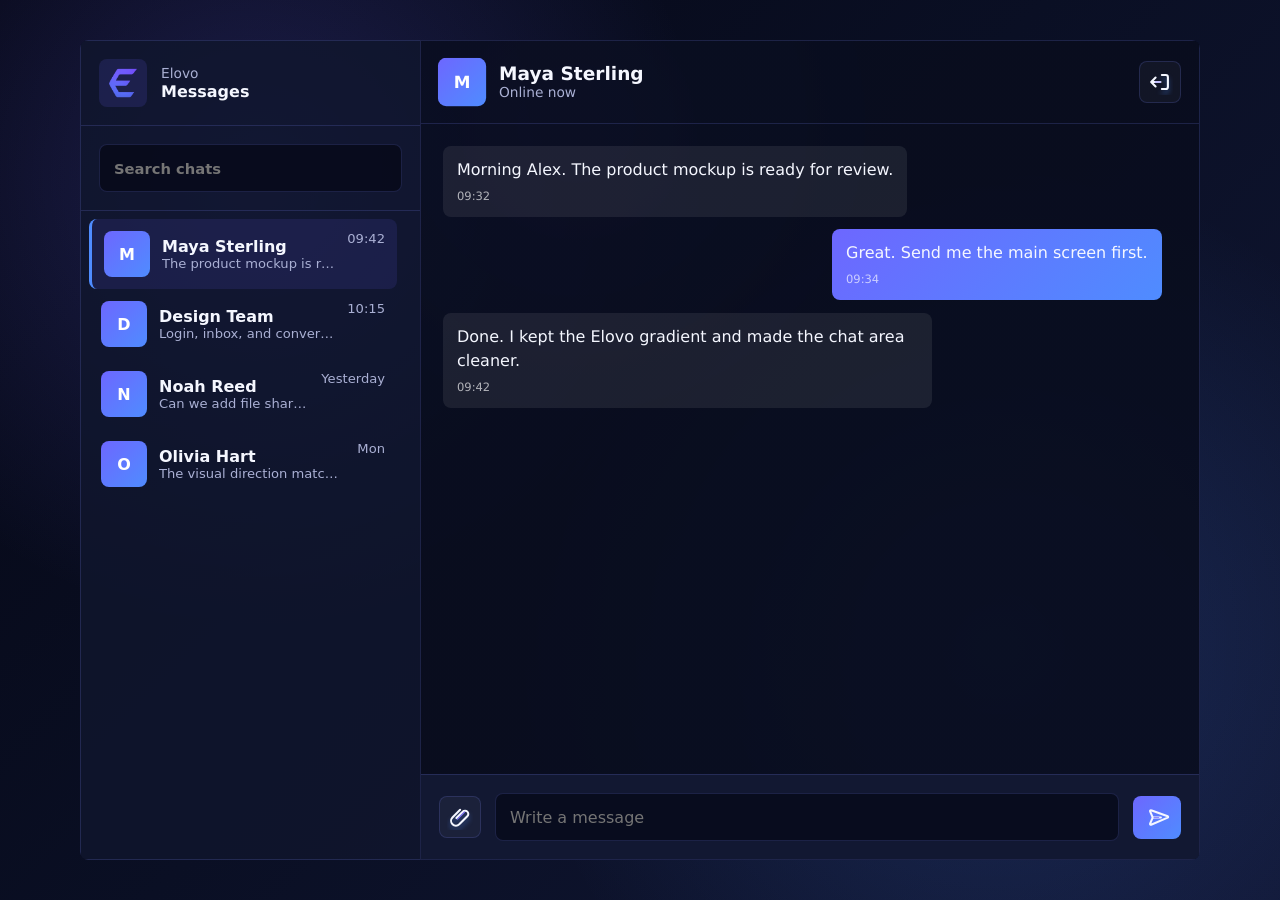
<file: index.html>
<!DOCTYPE html>
<html lang="en">
<head>
    <meta charset="UTF-8">
    <meta name="viewport" content="width=device-width, initial-scale=1.0">
    <title>Elovo Chat</title>
    <link rel="icon" type="image/png" href="./Assets/Images/Logo/Elovo-Logo.png">
    <link rel="stylesheet" href="./Assets/CSS/responisve.css">
    <link rel="stylesheet" href="./Assets/CSS/style.css">
</head>
<body>
    <main class="app-shell">
        <section class="messenger-view is-active" id="messengerView" aria-label="Messenger simulation">
            <aside class="sidebar">
                <div class="sidebar-header">
                    <div class="brand-mark">
                        <img src="Assets/Images/Logo/Elovo-Logo.png" alt="">
                    </div>
                    <div>
                        <p>Elovo</p>
                        <strong>Messages</strong>
                    </div>
                </div>

                <label class="search-box">
                    <span>Search</span>
                    <input type="search" id="searchInput" placeholder="Search chats">
                </label>

                <div class="chat-list" id="chatList" aria-label="Conversation list"></div>
            </aside>

            <section class="chat-panel">
                <header class="chat-header">
                    <button class="icon-button mobile-back" id="backButton" type="button" aria-label="Back to conversations" title="Back">
                        <img class="button-icon" src="Assets/Images/Icons/back.svg" alt="">
                    </button>
                    <div class="avatar" id="activeAvatar">M</div>
                    <div>
                        <h2 id="activeName">Maya Sterling</h2>
                        <p id="activeStatus">Online now</p>
                    </div>
                    <button class="ghost-button" id="logoutButton" type="button" aria-label="Log out" title="Log out">
                        <img class="button-icon" src="Assets/Images/Icons/logout.svg" alt="">
                    </button>
                </header>

                <div class="message-stream" id="messageStream" aria-live="polite"></div>

                <form class="composer" id="messageForm">
                    <button type="button" class="icon-button" aria-label="Attach file" title="Attach file">
                        <img class="button-icon" src="Assets/Images/Icons/attach.svg" alt="">
                    </button>
                    <input type="text" id="messageInput" placeholder="Write a message" autocomplete="off">
                    <button class="send-button" type="submit" aria-label="Send message" title="Send message">
                        <img class="button-icon" src="Assets/Images/Icons/send.svg" alt="">
                    </button>
                </form>
            </section>
        </section>
    </main>

    <script src="Assets/Script/app.js"></script>
</body>
</html>
</file>
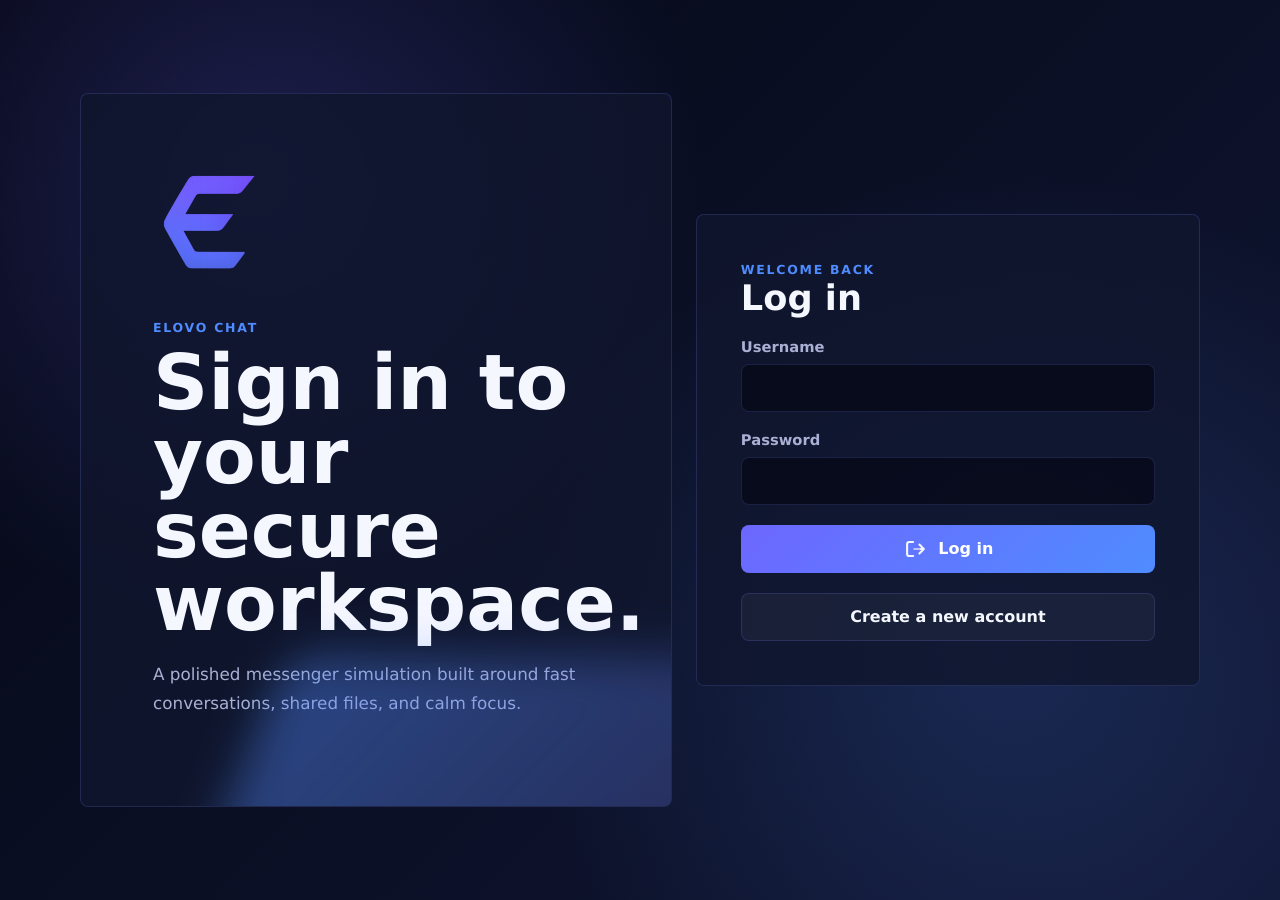
<file: login.html>
<!DOCTYPE html>
<html lang="en">
<head>
    <meta charset="UTF-8">
    <meta name="viewport" content="width=device-width, initial-scale=1.0">
    <title>Elovo Login</title>
    <link rel="icon" type="image/png" href="./Assets/Images/Logo/Elovo-Logo.png">
    <link rel="stylesheet" href="./Assets/CSS/style.css">
    <link rel="stylesheet" href="./Assets/CSS/responisve.css">
</head>
<body>
    <main class="app-shell">
        <section class="login-view is-active" id="loginView" aria-label="Login">
            <div class="brand-panel">
                <img class="brand-logo" src="Assets/Images/Logo/Elovo-Logo.png" alt="Elovo logo">
                <p class="eyebrow">Elovo Chat</p>
                <h1>Sign in to your secure workspace.</h1>
                <p class="support-copy">A polished messenger simulation built around fast conversations, shared files, and calm focus.</p>
            </div>

            <form class="login-card" id="loginForm">
                <div>
                    <span class="form-kicker">Welcome back</span>
                    <h2>Log in</h2>
                </div>
                <label>
                    Username
                    <input type="text" id="loginUsername" required>
                </label>
                <label>
                    Password
                    <input type="password" id="loginPassword" required>
                </label>
                <button class="primary-icon-button" type="submit" aria-label="Enter Messenger" title="Enter Messenger">
                    <img class="button-icon" src="Assets/Images/Icons/login.svg" alt="">
                    <span>Log in</span>
                </button>
                <a href="register.html" class="secondary-button">Create a new account</a>
                <p class="error-message" id="loginError" style="color: red; display: none; margin-top: 10px; font-size: 0.875rem;">Invalid username or password.</p>
            </form>
        </section>
    </main>

    <script src="Assets/Script/app.js"></script>
</body>
</html>
</file>
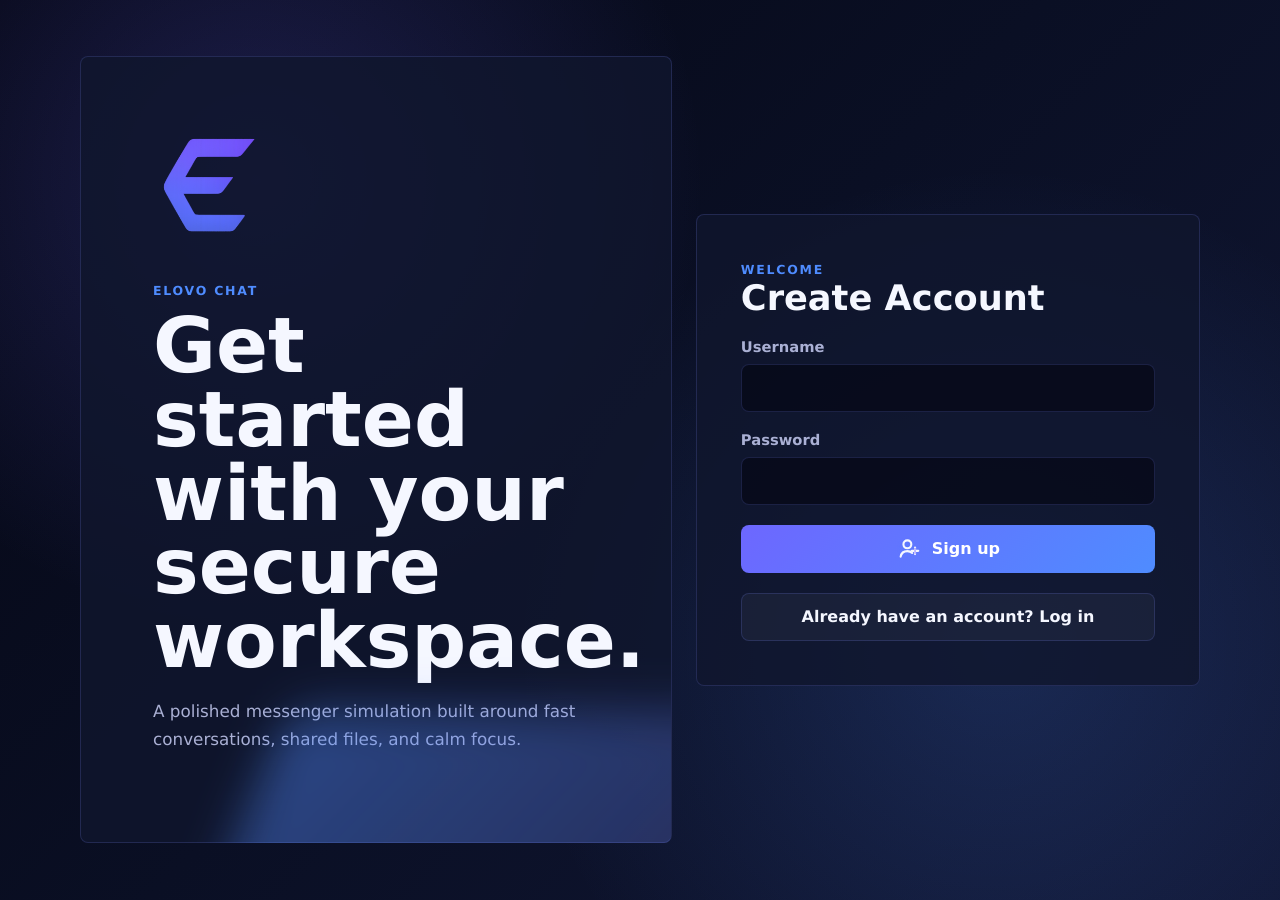
<file: register.html>
<!DOCTYPE html>
<html lang="en">
<head>
    <meta charset="UTF-8">
    <meta name="viewport" content="width=device-width, initial-scale=1.0">
    <title>Elovo Register</title>
    <link rel="icon" type="image/png" href="./Assets/Images/Logo/Elovo-Logo.png">
    <link rel="stylesheet" href="./Assets/CSS/style.css">
    <link rel="stylesheet" href="./Assets/CSS/responisve.css">
</head>
<body>
    <main class="app-shell">
        <section class="login-view is-active" aria-label="Register">
            <div class="brand-panel">
                <img class="brand-logo" src="Assets/Images/Logo/Elovo-Logo.png" alt="Elovo logo">
                <p class="eyebrow">Elovo Chat</p>
                <h1>Get started with your secure workspace.</h1>
                <p class="support-copy">A polished messenger simulation built around fast conversations, shared files, and calm focus.</p>
            </div>

            <form class="login-card" id="registerForm">
                <div>
                    <span class="form-kicker">Welcome</span>
                    <h2>Create Account</h2>
                </div>
                <label>
                    Username
                    <input type="text" id="regUsername" required>
                </label>
                <label>
                    Password
                    <input type="password" id="regPassword" required>
                </label>
                <button class="primary-icon-button" type="submit" aria-label="Create Account" title="Create Account">
                    <img class="button-icon" src="Assets/Images/Icons/signup.svg" alt="">
                    <span>Sign up</span>
                </button>
                <a href="login.html" class="secondary-button">Already have an account? Log in</a>
                <p class="error-message" id="regError" style="color: red; display: none; margin-top: 10px; font-size: 0.875rem;">Username already exists.</p>
            </form>
        </section>
    </main>

    <script src="Assets/Script/app.js"></script>
</body>
</html>
</file>
<file: Assets/CSS/responisve.css>
@media (prefers-reduced-motion: reduce) {

    *,
    *::before,
    *::after {
        animation-duration: 1ms !important;
        animation-iteration-count: 1 !important;
        scroll-behavior: auto !important;
        transition-duration: 1ms !important;
    }
}

@media (hover: hover) {
    button:hover .button-icon {
        transform: translateY(-1px) scale(1.06);
    }

    .login-card button:hover,
    .composer button[type="submit"]:hover {
        transform: translateY(-1px);
    }

    .ghost-button:hover,
    .icon-button:hover {
        border-color: rgba(109, 103, 255, 0.55);
        background: rgba(109, 103, 255, 0.12);
    }
}

@media (max-width: 820px) {
    .app-shell {
        padding: 0;
    }

    .login-view {
        grid-template-columns: 1fr;
        gap: 0;
    }

    .brand-panel {
        min-height: auto;
        padding: 34px;
        border-radius: 0;
    }

    .login-card {
        border-radius: 0;
    }

    .brand-logo {
        width: 84px;
        height: 84px;
        margin-bottom: 24px;
    }

    .messenger-view {
        height: 100vh;
        grid-template-columns: 1fr;
        border-radius: 0;
    }

    .sidebar,
    .chat-panel {
        grid-column: 1;
        grid-row: 1;
        border: none;
    }

    .sidebar-header,
    .chat-header,
    .search-box {
        border-bottom: 1px solid var(--line);
    }

    .composer {
        border-top: 1px solid var(--line);
    }

    .chat-item {
        border: 1px solid rgba(125, 134, 255, 0.12);
    }

    .chat-item:hover,
    .chat-item.is-active {
        border-color: rgba(125, 134, 255, 0.28);
    }

    .chat-panel {
        display: none;
    }

    .messenger-view.chat-open .sidebar {
        display: none;
    }

    .messenger-view.chat-open .chat-panel {
        display: grid;
        animation: mobilePanelIn 320ms cubic-bezier(0.22, 1, 0.36, 1) both;
    }

    .mobile-back {
        display: grid;
    }

    .message {
        max-width: 84%;
    }
}

@media (max-width: 520px) {

    .login-card,
    .brand-panel {
        padding: 24px;
    }

    h1 {
        font-size: 2.5rem;
    }

    .chat-header,
    .composer,
    .sidebar-header,
    .search-box {
        padding: 14px;
    }

    .ghost-button {
        padding: 0;
    }
}
</file>
<file: Assets/CSS/style.css>
:root {
    --bg: #070914;
    --bg-soft: #10142a;
    --panel: rgba(17, 22, 46, 0.82);
    --panel-solid: #121832;
    --line: rgba(125, 134, 255, 0.18);
    --text: #f5f7ff;
    --muted: #aab0d4;
    --quiet: #7780b8;
    --accent: #6d67ff;
    --accent-2: #4f8cff;
    --accent-3: #8b7cff;
    --success: #53d6a4;
    --shadow: none;
    --radius: 8px;
    font-family: Inter, ui-sans-serif, system-ui, -apple-system, BlinkMacSystemFont, "Segoe UI", sans-serif;
}

* {
    box-sizing: border-box;
    -webkit-tap-highlight-color: transparent;
}

body {
    min-height: 100vh;
    margin: 0;
    color: var(--text);
    background:
        radial-gradient(circle at 20% 20%, rgba(109, 103, 255, 0.22), transparent 28rem),
        radial-gradient(circle at 78% 72%, rgba(79, 140, 255, 0.18), transparent 30rem),
        linear-gradient(135deg, #050714 0%, #0a0f24 48%, #111735 100%);
    text-rendering: geometricPrecision;
    scrollbar-color: rgba(109, 103, 255, 0.78) rgba(8, 12, 30, 0.74);
    scrollbar-width: thin;
}

::-webkit-scrollbar {
    width: 10px;
    height: 10px;
}

::-webkit-scrollbar-track {
    background: rgba(8, 12, 30, 0.74);
}

::-webkit-scrollbar-thumb {
    border: 2px solid rgba(8, 12, 30, 0.9);
    border-radius: 999px;
    background: linear-gradient(180deg, var(--accent), var(--accent-2));
}

::-webkit-scrollbar-thumb:hover {
    background: linear-gradient(180deg, #817cff, #62a0ff);
}

::-webkit-scrollbar-corner {
    background: transparent;
}

button,
input {
    font: inherit;
}

button {
    cursor: pointer;
    transition: transform 180ms ease, border-color 180ms ease, background 180ms ease, opacity 180ms ease;
    touch-action: manipulation;
    user-select: none;
}

button:active {
    transform: scale(0.95);
    opacity: 0.85;
    transition: transform 50ms ease, opacity 50ms ease;
}

.app-shell {
    min-height: 100vh;
    display: grid;
    place-items: center;
    padding: 24px;
}

.login-view,
.messenger-view {
    width: min(1120px, 100%);
    display: none;
}

.login-view.is-active,
.messenger-view.is-active {
    display: grid;
    animation: viewIn 520ms cubic-bezier(0.16, 1, 0.3, 1) both;
}

.login-view {
    grid-template-columns: 1.08fr 0.92fr;
    gap: 24px;
    align-items: stretch;
}

.brand-panel,
.login-card,
.sidebar,
.chat-panel {
    border: 1px solid var(--line);
    background: var(--panel);
    box-shadow: none;
    backdrop-filter: blur(22px);
}

.brand-panel {
    min-height: 620px;
    display: flex;
    flex-direction: column;
    justify-content: center;
    padding: clamp(32px, 6vw, 72px);
    border-radius: var(--radius);
    overflow: hidden;
    position: relative;
}

.brand-panel::after {
    content: "";
    position: absolute;
    inset: auto -18% -24% 24%;
    height: 320px;
    background: linear-gradient(120deg, rgba(79, 140, 255, 0.42), rgba(139, 124, 255, 0.18));
    filter: blur(24px);
    transform: skewX(-22deg);
    animation: glowDrift 9s ease-in-out infinite alternate;
}

.brand-logo {
    width: 112px;
    height: 112px;
    object-fit: contain;
    margin-bottom: 42px;
    animation: logoFloat 5s ease-in-out infinite;
}

.eyebrow,
.form-kicker {
    margin: 0 0 12px;
    color: var(--accent-2);
    font-size: 0.78rem;
    font-weight: 800;
    letter-spacing: 0.14em;
    text-transform: uppercase;
}

h1,
h2,
p {
    margin-top: 0;
}

h1 {
    max-width: 560px;
    margin-bottom: 18px;
    font-size: clamp(2.4rem, 6vw, 5rem);
    line-height: 0.96;
}

.support-copy {
    max-width: 480px;
    color: var(--muted);
    font-size: 1.05rem;
    line-height: 1.7;
}

.login-card {
    align-self: center;
    display: grid;
    gap: 20px;
    padding: clamp(26px, 4vw, 44px);
    border-radius: var(--radius);
}

.login-card h2 {
    margin-bottom: 0;
    font-size: 2.2rem;
}

label {
    display: grid;
    gap: 8px;
    color: var(--muted);
    font-size: 0.92rem;
    font-weight: 700;
}

input {
    width: 100%;
    min-height: 48px;
    border: 1px solid var(--line);
    border-radius: var(--radius);
    color: var(--text);
    background: rgba(5, 8, 22, 0.68);
    outline: none;
    padding: 0 14px;
    transition: border-color 180ms ease, background 180ms ease, transform 180ms ease;
}

input:focus {
    border-color: rgba(109, 103, 255, 0.85);
    background: rgba(7, 11, 30, 0.88);
}

input:disabled {
    opacity: 0.72;
    cursor: wait;
}

.login-card button,
.composer button[type="submit"] {
    min-height: 48px;
    border: 0;
    border-radius: var(--radius);
    color: white;
    font-weight: 800;
    background: linear-gradient(135deg, var(--accent), var(--accent-2));
}

.primary-icon-button {
    width: 100%;
    display: inline-flex;
    align-items: center;
    justify-content: center;
    gap: 10px;
}

.button-icon {
    width: 26px;
    height: 26px;
    display: block;
    pointer-events: none;
    transition: transform 180ms ease, filter 180ms ease, opacity 180ms ease;
}

.send-button .button-icon {
    width: 27px;
    height: 27px;
}

.secondary-button {
    display: inline-flex;
    align-items: center;
    justify-content: center;
    width: 100%;
    min-height: 48px;
    border: 1px solid var(--line);
    border-radius: var(--radius);
    color: var(--text);
    background: rgba(255, 255, 255, 0.04);
    font-weight: 800;
    text-decoration: none;
    transition: background 180ms ease, border-color 180ms ease;
}

.secondary-button:hover,
.secondary-button:focus-visible {
    background: rgba(255, 255, 255, 0.08);
    border-color: rgba(125, 134, 255, 0.35);
}

.fine-print {
    margin: 0;
    text-align: center;
    color: var(--quiet);
    font-size: 0.84rem;
}

.fine-print a {
    color: inherit;
    text-decoration: underline;
    text-decoration-color: rgba(119, 128, 184, 0.4);
    text-underline-offset: 3px;
    transition: color 180ms ease, text-decoration-color 180ms ease;
}

.fine-print a:hover,
.fine-print a:focus-visible {
    color: var(--text);
    text-decoration-color: var(--text);
}

.messenger-view {
    height: min(820px, calc(100vh - 48px));
    grid-template-columns: 340px minmax(0, 1fr);
    overflow: hidden;
    border-radius: var(--radius);
}

.sidebar,
.chat-panel {
    min-height: 0;
    border-radius: 0;
    box-shadow: none;
}

.sidebar {
    display: grid;
    grid-template-rows: auto auto minmax(0, 1fr);
    border-right: 0;
}

.sidebar-header,
.chat-header,
.composer {
    display: flex;
    align-items: center;
    gap: 14px;
    padding: 18px;
    border-bottom: 1px solid var(--line);
}

.brand-mark {
    width: 48px;
    height: 48px;
    display: grid;
    place-items: center;
    border-radius: var(--radius);
    background: rgba(109, 103, 255, 0.14);
}

.brand-mark img {
    width: 34px;
    height: 34px;
    object-fit: contain;
}

.sidebar-header p,
.sidebar-header strong {
    display: block;
    margin: 0;
}

.sidebar-header p,
.chat-header p {
    color: var(--muted);
    font-size: 0.86rem;
}

.search-box {
    padding: 18px;
    border-bottom: 1px solid var(--line);
}

.search-box span {
    position: absolute;
    width: 1px;
    height: 1px;
    overflow: hidden;
    clip: rect(0 0 0 0);
}

.chat-list {
    min-height: 0;
    overflow: auto;
    padding: 8px;
    scroll-behavior: smooth;
    scrollbar-gutter: stable;
}

.chat-item {
    width: 100%;
    display: grid;
    grid-template-columns: 46px minmax(0, 1fr) auto;
    gap: 12px;
    align-items: center;
    border: 0;
    border-radius: var(--radius);
    color: var(--text);
    background: transparent;
    padding: 12px;
    text-align: left;
    animation: listItemIn 400ms cubic-bezier(0.16, 1, 0.3, 1) both;
}

.chat-item:hover,
.chat-item.is-active {
    background: rgba(109, 103, 255, 0.12);
}

.chat-item:hover {
    transform: translateX(2px);
}

.chat-item.is-active {
    border-left: 3px solid var(--accent-2);
}

.avatar {
    width: 46px;
    height: 46px;
    display: grid;
    place-items: center;
    flex: 0 0 auto;
    border-radius: var(--radius);
    color: #fff;
    font-weight: 900;
    background: linear-gradient(135deg, var(--accent), var(--accent-2));
    transition: transform 180ms ease;
}

.chat-item:hover .avatar,
.chat-header .avatar {
    transform: scale(1.05);
    /* added subtle scale instead of shadow */
}

.chat-copy {
    min-width: 0;
}

.chat-copy strong,
.chat-copy span {
    display: block;
    overflow: hidden;
    text-overflow: ellipsis;
    white-space: nowrap;
}

.chat-copy span,
.time {
    color: var(--muted);
    font-size: 0.82rem;
}

.time {
    align-self: start;
}

.chat-panel {
    display: grid;
    grid-template-rows: auto minmax(0, 1fr) auto;
    position: relative;
    overflow: hidden;
    background:
        linear-gradient(rgba(9, 13, 30, 0.9), rgba(9, 13, 30, 0.9)),
        radial-gradient(circle at 20% 10%, rgba(109, 103, 255, 0.22), transparent 20rem);
}

.chat-header {
    justify-content: flex-start;
}

.chat-header h2,
.chat-header p {
    margin: 0;
}

.chat-header h2 {
    font-size: 1.16rem;
}

.ghost-button,
.icon-button {
    border: 1px solid var(--line);
    color: var(--text);
    background: rgba(255, 255, 255, 0.04);
    border-radius: var(--radius);
}

.ghost-button {
    width: 42px;
    height: 42px;
    display: grid;
    place-items: center;
    margin-left: auto;
    padding: 0;
    font-weight: 800;
}

.icon-button {
    width: 42px;
    height: 42px;
    display: grid;
    place-items: center;
    flex: 0 0 auto;
}

.mobile-back {
    display: none;
}

.message-stream {
    min-height: 0;
    display: flex;
    flex-direction: column;
    gap: 12px;
    overflow: auto;
    padding: 22px;
    scroll-behavior: smooth;
    scrollbar-gutter: stable;
}

.message {
    max-width: min(68%, 560px);
    padding: 12px 14px;
    border-radius: var(--radius);
    color: var(--text);
    background: rgba(255, 255, 255, 0.08);
    line-height: 1.5;
    transform-origin: bottom right;
    animation: messageIn 400ms cubic-bezier(0.16, 1.2, 0.3, 1) both;
    transition: transform 180ms ease, filter 180ms ease, opacity 180ms ease;
    will-change: transform, opacity;
}

.message.mine {
    align-self: flex-end;
    background: linear-gradient(135deg, var(--accent), var(--accent-2));
}

.message.them {
    align-self: flex-start;
    transform-origin: bottom left;
}

.message.is-new {
    animation: sendPop 500ms cubic-bezier(0.34, 1.56, 0.64, 1) both;
}

.message.is-pending {
    position: relative;
    overflow: hidden;
    opacity: 0.86;
    animation: pendingSend 360ms cubic-bezier(0.22, 1, 0.36, 1) both;
}

.message.is-pending::before {
    content: "";
    position: absolute;
    inset: 0;
    background: linear-gradient(110deg, transparent 18%, rgba(255, 255, 255, 0.2) 42%, transparent 66%);
    transform: translateX(-120%);
    animation: shimmer 820ms ease-in-out infinite;
}

.message.is-pending small {
    color: rgba(255, 255, 255, 0.72);
}

.message small {
    display: block;
    margin-top: 6px;
    color: rgba(255, 255, 255, 0.66);
    font-size: 0.72rem;
}

.composer {
    border-top: 1px solid var(--line);
    border-bottom: 0;
    transition: background 180ms ease;
    position: relative;
    z-index: 10;
    background: var(--panel-solid);
}

.composer input {
    flex: 1;
}

.composer button[type="submit"] {
    width: 48px;
    min-height: 43px;
    padding: 0;
    display: grid;
    place-items: center;
    position: relative;
    overflow: hidden;
}

.composer.is-sending {
    background: rgba(109, 103, 255, 0.08);
    border-top: 1px solid rgba(255, 255, 255, 0.04);
}

.composer.is-sending button[type="submit"] {
    pointer-events: none;
    transform: translateY(-1px);
}

.composer.is-sending button[type="submit"] .button-icon {
    opacity: 0;
    transform: translate(30px, -14px) scale(0.64);
}

.composer.is-sending button[type="submit"]::after {
    content: "";
    position: absolute;
    inset: 50% auto auto 50%;
    width: 18px;
    height: 18px;
    border: 2px solid rgba(255, 255, 255, 0.34);
    border-top-color: #fff;
    border-right-color: #fff;
    border-radius: 999px;
    transform: translate(-50%, -50%);
    animation: spin 680ms linear infinite;
}

@keyframes viewIn {
    from {
        opacity: 0;
        transform: translateY(16px) scale(0.97);
        filter: blur(10px);
    }

    to {
        opacity: 1;
        transform: translateY(0) scale(1);
        filter: blur(0);
    }
}

@keyframes listItemIn {
    from {
        opacity: 0;
        transform: translateY(10px);
    }

    to {
        opacity: 1;
        transform: translateY(0);
    }
}

@keyframes messageIn {
    from {
        opacity: 0;
        transform: translateY(12px) scale(0.95);
    }

    to {
        opacity: 1;
        transform: translateY(0) scale(1);
    }
}

@keyframes sendPop {
    0% {
        opacity: 0;
        transform: translate(12px, 12px) scale(0.85);
        filter: blur(2px);
    }

    50% {
        opacity: 1;
        transform: translate(-2px, -2px) scale(1.03);
        filter: blur(0);
    }

    100% {
        opacity: 1;
        transform: translate(0, 0) scale(1);
        filter: blur(0);
    }
}

@keyframes pendingSend {
    from {
        opacity: 0;
        transform: translate(6px, 8px) scale(0.97);
    }

    to {
        opacity: 0.86;
        transform: translate(0, 0) scale(1);
    }
}

@keyframes shimmer {
    to {
        transform: translateX(120%);
    }
}

@keyframes sendArrow {

    0%,
    100% {
        opacity: 0.82;
        transform: translate(-62%, -50%) scale(0.92);
    }

    50% {
        opacity: 1;
        transform: translate(-38%, -50%) scale(1.04);
    }
}

@keyframes spin {
    to {
        transform: translate(-50%, -50%) rotate(360deg);
    }
}

@keyframes logoFloat {

    0%,
    100% {
        transform: translateY(0);
    }

    50% {
        transform: translateY(-7px);
    }
}

@keyframes glowDrift {
    from {
        transform: translateX(-8px) skewX(-22deg);
    }

    to {
        transform: translateX(18px) skewX(-22deg);
    }
}

@keyframes mobilePanelIn {
    from {
        opacity: 0;
        transform: translateX(24px);
    }

    to {
        opacity: 1;
        transform: translateX(0);
    }
}
</file>
